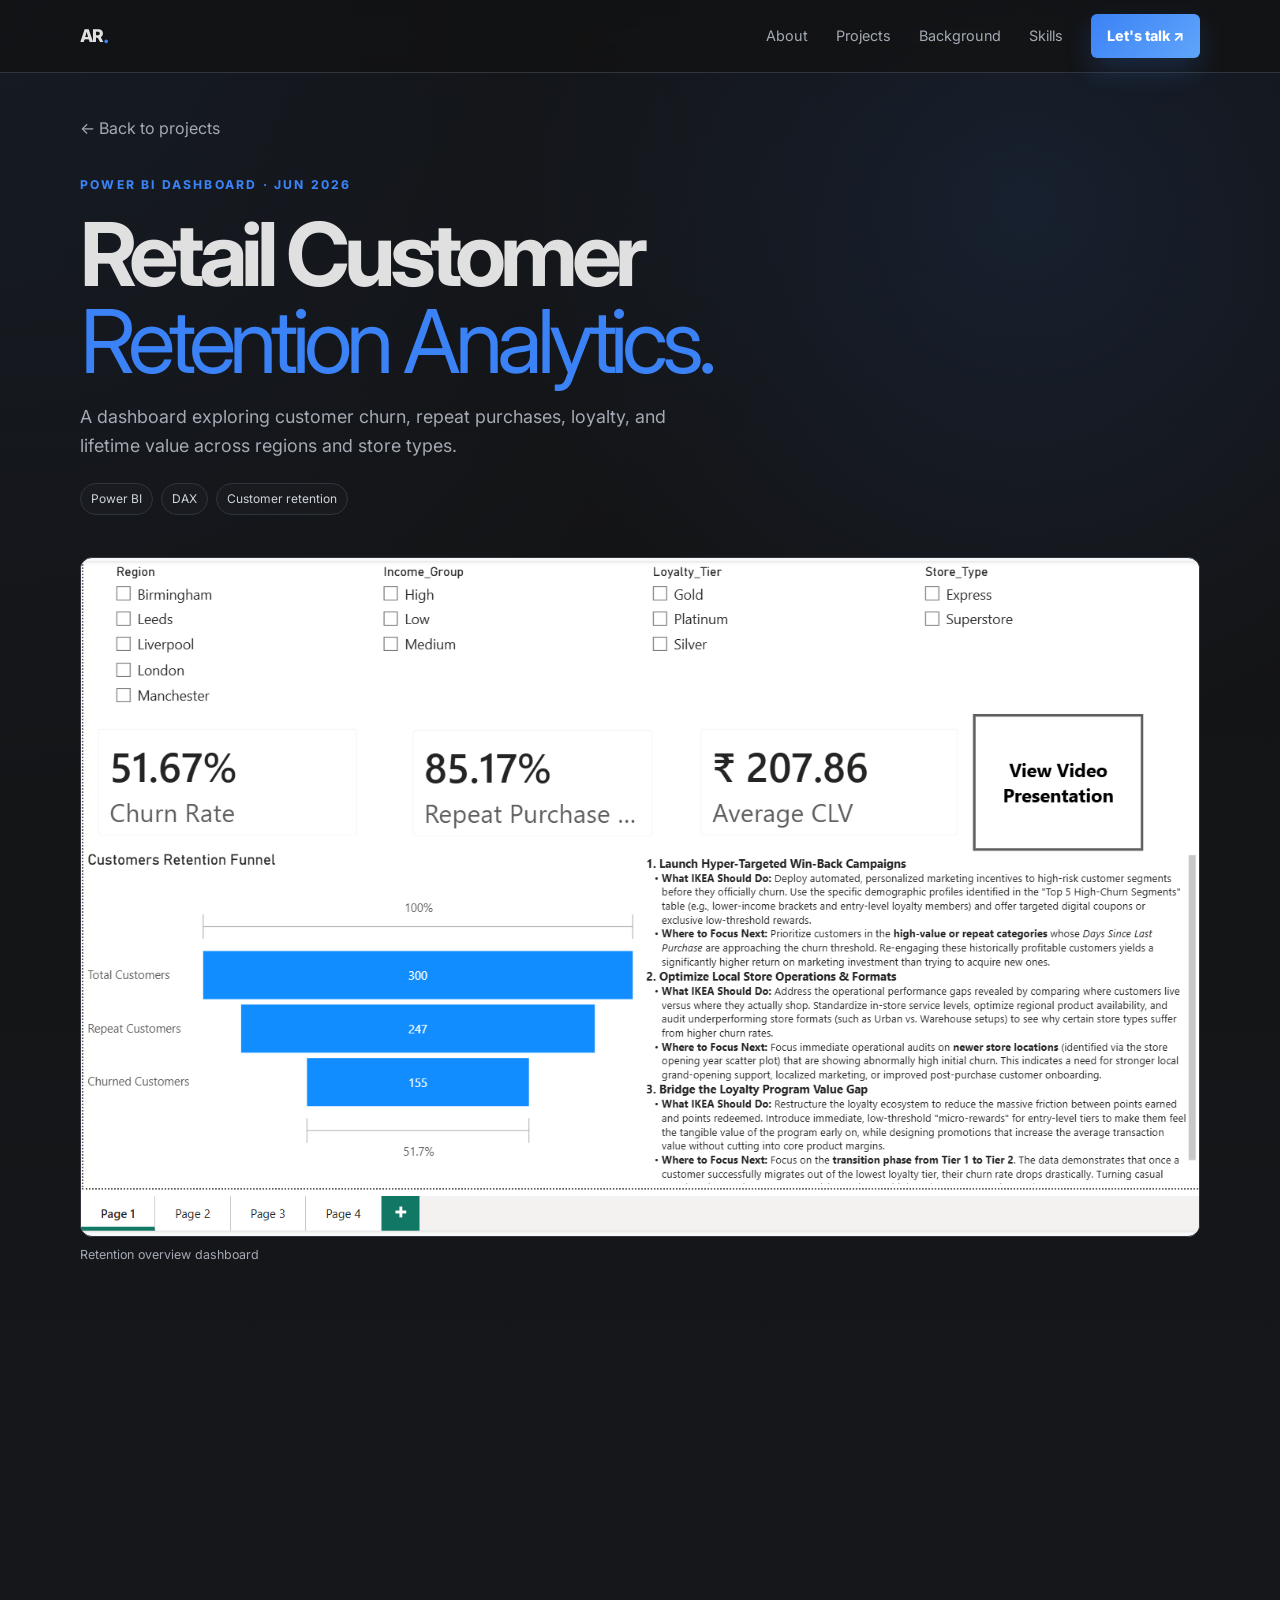
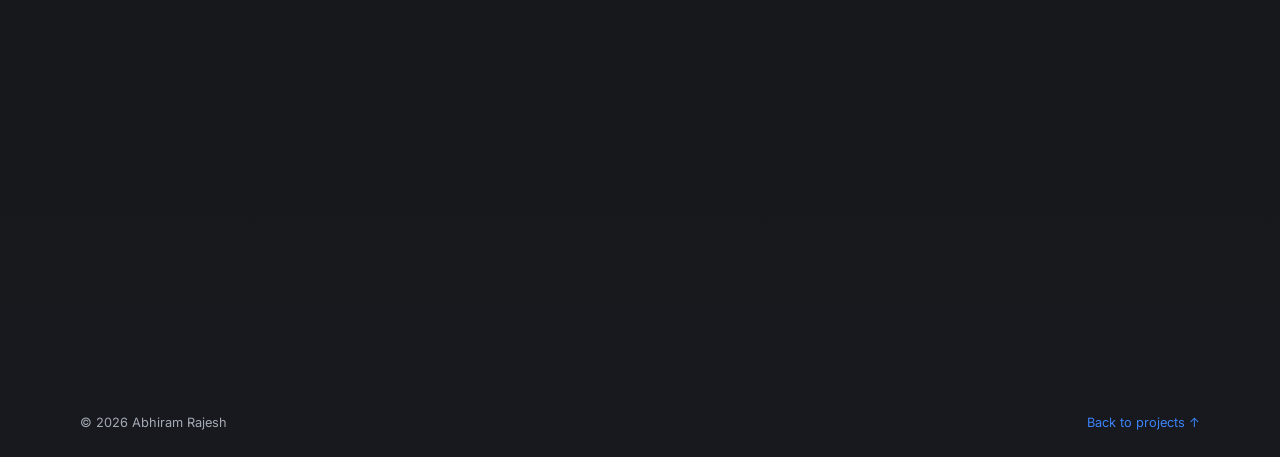
<file: ikea-retention-project.html>
<!DOCTYPE html>
<html lang="en">
<head>
    <meta charset="UTF-8">
    <meta name="viewport" content="width=device-width, initial-scale=1.0">
    <meta name="theme-color" content="#121212">
    <meta
        name="description"
        content="Explore the IKEA Retail Customer Retention Analytics project, a Power BI dashboard focused on churn, repeat purchases, loyalty, and customer lifetime value."
    >
    <link rel="preconnect" href="https://fonts.googleapis.com">
    <link rel="preconnect" href="https://fonts.gstatic.com" crossorigin>
    <link href="https://fonts.googleapis.com/css2?family=Inter:wght@400;500;600;700;800&display=swap" rel="stylesheet">
    <link rel="stylesheet" href="https://unpkg.com/aos@2.3.1/dist/aos.css">
    <link rel="stylesheet" href="style.css">
    <script src="https://unpkg.com/aos@2.3.1/dist/aos.js" defer></script>
    <script src="script.js" defer></script>
    <title>IKEA Retail Customer Retention Analytics | Abhiram Rajesh</title>
</head>
<body>
    <header class="bar">
        <nav class="wrap" aria-label="Main navigation">
            <a class="logo" href="index.html#top" aria-label="Go to portfolio home">AR<span>.</span></a>
            <button class="menu" type="button" aria-label="Open navigation" aria-expanded="false" aria-controls="site-navigation">☰</button>
            <div class="links" id="site-navigation">
                <a href="index.html#about">About</a>
                <a href="index.html#projects">Projects</a>
                <a href="index.html#background">Background</a>
                <a href="index.html#skills">Skills</a>
                <a class="hire" href="index.html#contact">Let's talk ↗</a>
            </div>
        </nav>
    </header>

    <main id="top" class="project-detail wrap">
        <a class="detail-back" href="index.html#projects">← Back to projects</a>
        <header class="detail-heading">
            <div class="kicker">Power BI dashboard · Jun 2026</div>
            <h1 class="detail-title">Retail Customer<br><em>Retention Analytics.</em></h1>
            <p class="intro">
                A dashboard exploring customer churn, repeat purchases, loyalty, and lifetime value
                across regions and store types.
            </p>
            <div class="tags" aria-label="Project tools and topics">
                <span class="tag">Power BI</span>
                <span class="tag">DAX</span>
                <span class="tag">Customer retention</span>
            </div>
        </header>

        <figure class="detail-feature">
            <img
                src="assets/projects/ikea-dashboard-1.png"
                alt="IKEA Power BI dashboard showing churn rate, repeat purchase rate, customer lifetime value, and a retention funnel"
                width="1417"
                height="852"
            >
            <figcaption>Retention overview dashboard</figcaption>
        </figure>

        <div class="detail-grid">
            <div class="detail-copy">
                <section class="detail-section">
                    <h2>Project overview</h2>
                    <p>
                        This Power BI project brings customer retention measures into a dashboard, making it
                        possible to explore churn, repeat purchasing, loyalty, and customer lifetime value
                        across different regions and store types.
                    </p>
                </section>

                <section class="detail-section">
                    <h2>What the dashboard explores</h2>
                    <ul>
                        <li>Customer churn and repeat purchase behavior</li>
                        <li>Loyalty points and customer lifetime value</li>
                        <li>Regional and store-type comparisons</li>
                        <li>Customer segments, including views by income</li>
                    </ul>
                </section>

                <section class="detail-section">
                    <h2>Dashboard pages</h2>
                    <div class="detail-gallery">
                        <figure>
                            <img src="assets/projects/ikea-dashboard-10.png" alt="Dashboard page showing loyalty points, churn by region, and customer lifetime value" width="1417" height="848" loading="lazy">
                            <figcaption>Customer loyalty</figcaption>
                        </figure>
                        <figure>
                            <img src="assets/projects/ikea-dashboard-11.png" alt="Dashboard page comparing churn across home regions, stores, and store types" width="1422" height="853" loading="lazy">
                            <figcaption>Regional churn</figcaption>
                        </figure>
                        <figure>
                            <img src="assets/projects/ikea-dashboard-12.png" alt="Dashboard page showing customer lifetime value, purchase frequency, and churn by income" width="1413" height="855" loading="lazy">
                            <figcaption>Customer segments</figcaption>
                        </figure>
                    </div>
                </section>
            </div>

            <aside class="detail-aside">
                <h2>Project files</h2>
                <p>Download the Power BI report or the accompanying project write-up.</p>
                <a class="btn alt project-download" href="assets/projects/retail-customer-retention-ikea.pbix" download>
                    Download Power BI file ↓
                </a>
                <a class="btn alt project-download" href="assets/projects/retail-customer-retention-ikea.docx" download>
                    Download project report ↓
                </a>
            </aside>
        </div>
    </main>

    <footer>
        <div class="wrap foot">
            <span>© 2026 Abhiram Rajesh</span>
            <a href="index.html#projects">Back to projects ↑</a>
        </div>
    </footer>
</body>
</html>
</file>
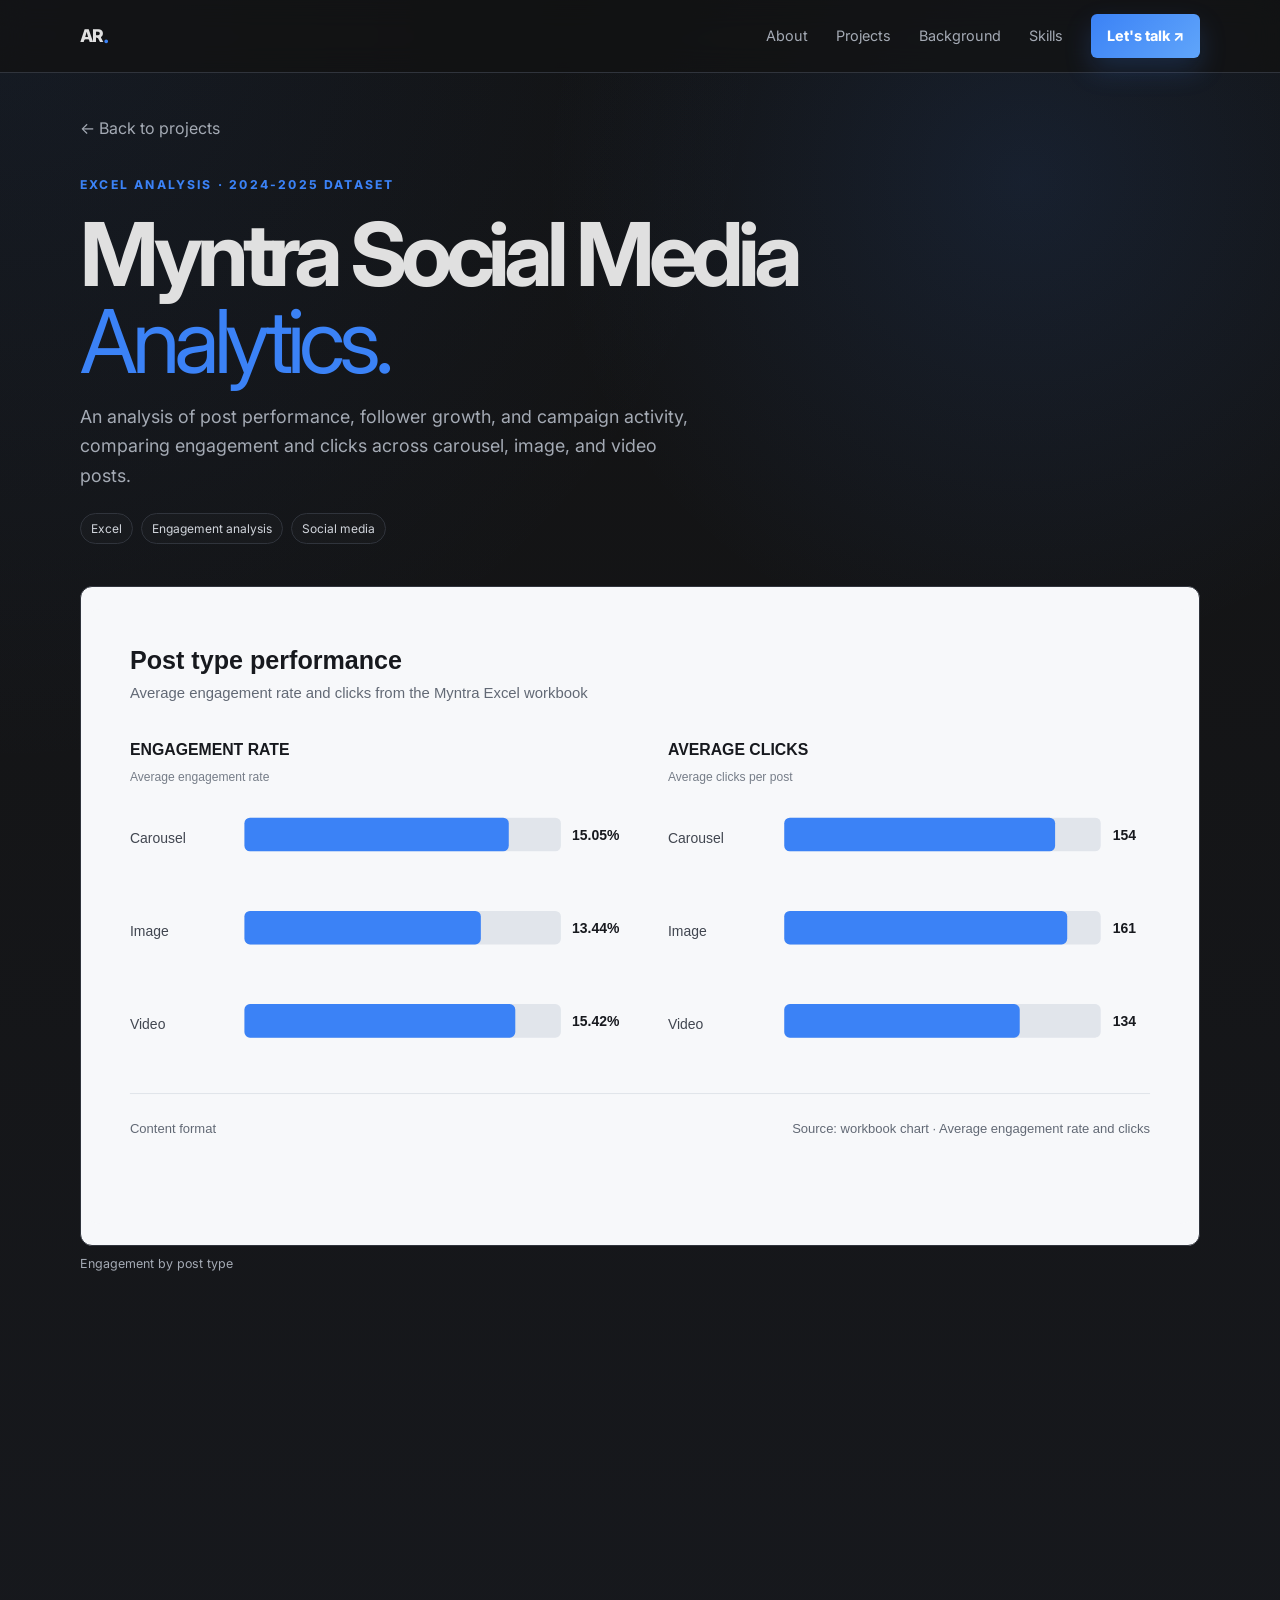
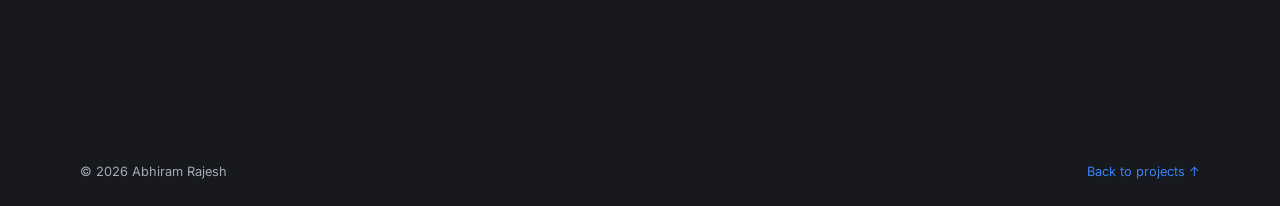
<file: myntra-analytics-project.html>
<!DOCTYPE html>
<html lang="en">
<head>
    <meta charset="UTF-8">
    <meta name="viewport" content="width=device-width, initial-scale=1.0">
    <meta name="theme-color" content="#121212">
    <meta
        name="description"
        content="Explore the Myntra Social Media Analytics project, an Excel analysis of post performance, follower growth, and campaign activity."
    >
    <link rel="preconnect" href="https://fonts.googleapis.com">
    <link rel="preconnect" href="https://fonts.gstatic.com" crossorigin>
    <link href="https://fonts.googleapis.com/css2?family=Inter:wght@400;500;600;700;800&display=swap" rel="stylesheet">
    <link rel="stylesheet" href="https://unpkg.com/aos@2.3.1/dist/aos.css">
    <link rel="stylesheet" href="style.css">
    <script src="https://unpkg.com/aos@2.3.1/dist/aos.js" defer></script>
    <script src="script.js" defer></script>
    <title>Myntra Social Media Analytics | Abhiram Rajesh</title>
</head>
<body>
    <header class="bar">
        <nav class="wrap" aria-label="Main navigation">
            <a class="logo" href="index.html#top" aria-label="Go to portfolio home">AR<span>.</span></a>
            <button class="menu" type="button" aria-label="Open navigation" aria-expanded="false" aria-controls="site-navigation">☰</button>
            <div class="links" id="site-navigation">
                <a href="index.html#about">About</a>
                <a href="index.html#projects">Projects</a>
                <a href="index.html#background">Background</a>
                <a href="index.html#skills">Skills</a>
                <a class="hire" href="index.html#contact">Let's talk ↗</a>
            </div>
        </nav>
    </header>

    <main id="top" class="project-detail wrap">
        <a class="detail-back" href="index.html#projects">← Back to projects</a>
        <header class="detail-heading">
            <div class="kicker">Excel analysis · 2024-2025 dataset</div>
            <h1 class="detail-title">Myntra Social Media<br><em>Analytics.</em></h1>
            <p class="intro">
                An analysis of post performance, follower growth, and campaign activity, comparing
                engagement and clicks across carousel, image, and video posts.
            </p>
            <div class="tags" aria-label="Project tools and topics">
                <span class="tag">Excel</span>
                <span class="tag">Engagement analysis</span>
                <span class="tag">Social media</span>
            </div>
        </header>

        <figure class="detail-feature">
            <img
                src="assets/projects/myntra-analytics-preview.svg"
                alt="Chart preview comparing average engagement rate and clicks for carousel, image, and video posts"
                width="1200"
                height="660"
            >
            <figcaption>Engagement by post type</figcaption>
        </figure>

        <div class="detail-grid">
            <div class="detail-copy">
                <section class="detail-section">
                    <h2>Project overview</h2>
                    <p>
                        This Excel workbook looks at social media performance over a 2024-2025 dataset.
                        It brings post engagement, clicks, follower growth, and campaign activity together
                        to compare results across different content formats.
                    </p>
                </section>

                <section class="detail-section">
                    <h2>Analysis focus</h2>
                    <ul>
                        <li>Compare engagement and clicks for carousel, image, and video posts</li>
                        <li>Review post performance and follower growth</li>
                        <li>Explore campaign activity in the workbook</li>
                    </ul>
                </section>
            </div>

            <aside class="detail-aside">
                <h2>Project file</h2>
                <p>Download the Excel workbook to explore the analysis.</p>
                <a class="btn alt project-download" href="assets/projects/myntra-social-media-analytics.xlsx" download>
                    Download Excel file ↓
                </a>
            </aside>
        </div>
    </main>

    <footer>
        <div class="wrap foot">
            <span>© 2026 Abhiram Rajesh</span>
            <a href="index.html#projects">Back to projects ↑</a>
        </div>
    </footer>
</body>
</html>
</file>
<file: style.css>
:root {
  --bg: #121212;
  --bg-2: #17191e;
  --surface: #1b1e24;
  --surface-strong: #252a33;
  --text: #e0e0e0;
  --muted: #a4aab4;
  --accent: #3b82f6;
  --accent-soft: #bfdbfe;
  --line: #30343c;
  --shadow: rgba(0, 0, 0, .42);
  --sans: 'Inter', system-ui, -apple-system, 'Segoe UI', sans-serif;
  color-scheme: dark;
}

* {
  box-sizing: border-box;
}

html {
  scroll-behavior: smooth;
  scroll-padding-top: 88px;
}

body {
  margin: 0;
  min-height: 100vh;
  overflow-x: clip;
  background: radial-gradient(circle at top left, rgba(59, 130, 246, .08), transparent 35%),
    radial-gradient(circle at 80% 10%, rgba(59, 130, 246, .12), transparent 25%),
    linear-gradient(180deg, var(--bg) 0%, var(--bg-2) 100%);
  color: var(--text);
  font: 16px/1.65 var(--sans);
  -webkit-font-smoothing: antialiased;
  text-rendering: optimizeLegibility;
}

a {
  color: inherit;
  text-decoration: none;
  transition: color .2s ease, transform .2s ease, opacity .2s ease;
}

button {
  font: inherit;
}

img {
  max-width: 100%;
  display: block;
}

::selection {
  background: rgba(59, 130, 246, .22);
  color: var(--text);
}

:focus-visible {
  outline: 2px solid rgba(59, 130, 246, .9);
  outline-offset: 3px;
}

.wrap {
  width: min(1120px, calc(100% - 48px));
  margin: auto;
}

.bar {
  position: sticky;
  top: 0;
  z-index: 20;
  background: rgba(18, 18, 18, .74);
  backdrop-filter: blur(14px);
  -webkit-backdrop-filter: blur(14px);
  border-bottom: 1px solid var(--line);
}

nav {
  height: 72px;
  display: flex;
  align-items: center;
  justify-content: space-between;
  gap: 18px;
  position: relative;
}

.logo {
  font-weight: 800;
  font-size: 1.1rem;
  letter-spacing: -.06em;
  position: relative;
  display: inline-flex;
  align-items: center;
}

.logo span {
  color: var(--accent);
  font-size: 1.25rem;
}

.logo:hover {
  transform: translateY(-1px);
}

.links {
  display: flex;
  align-items: center;
  gap: 28px;
  color: var(--muted);
  font-size: .9rem;
}

.links a {
  position: relative;
}

.links a:after {
  content: "";
  position: absolute;
  left: 0;
  bottom: -6px;
  width: 100%;
  height: 1px;
  background: currentColor;
  transform: scaleX(0);
  transform-origin: left;
  transition: transform .2s ease;
}

.links a:hover {
  color: var(--accent);
}

.links a:focus-visible {
  color: var(--accent);
}

.links a:hover:after,
.links a:focus-visible:after {
  transform: scaleX(1);
}

.links .hire,
.btn {
  padding: 10px 16px;
  border-radius: 6px;
  background: linear-gradient(135deg, var(--accent), #60a5fa);
  color: #ffffff;
  font-weight: 750;
  box-shadow: 0 12px 28px rgba(59, 130, 246, .2);
}

.menu {
  display: none;
  background: none;
  border: 0;
  color: var(--text);
  font-size: 1.55rem;
  padding: 8px 10px;
  border-radius: 8px;
  cursor: pointer;
  transition: background .2s ease, transform .2s ease;
}

.menu:hover {
  background: rgba(255, 255, 255, .04);
}

.hero {
  display: grid;
  grid-template-columns: minmax(0, 1.45fr) minmax(250px, .75fr);
  align-items: center;
  gap: 48px;
  padding: 110px 0 82px;
  position: relative;
  overflow-x: visible;
}

.hero:before,
.hero:after {
  content: "";
  position: absolute;
  border-radius: 50%;
  pointer-events: none;
}

.hero:before {
  right: 10px;
  top: 50%;
  width: 320px;
  height: 320px;
  transform: translateY(-50%);
  border: 1px solid rgba(59, 130, 246, .2);
  box-shadow: 0 0 0 35px rgba(59, 130, 246, .045), 0 0 0 75px rgba(59, 130, 246, .03), 0 20px 60px rgba(0, 0, 0, .16);
  background: radial-gradient(circle, rgba(59, 130, 246, .08), transparent 62%);
}

.hero:after {
  left: 55%;
  bottom: -28px;
  width: 260px;
  height: 260px;
  border: 1px solid rgba(59, 130, 246, .15);
  filter: blur(6px);
  opacity: .9;
}

.hero-copy {
  position: relative;
  z-index: 1;
}

.portrait {
  position: relative;
  z-index: 1;
  justify-self: end;
  width: min(100%, 340px);
  max-width: 340px;
  aspect-ratio: 1 / 1;
  margin: 0;
  padding: 8px;
  border: 1px solid rgba(59, 130, 246, .5);
  border-radius: 50%;
  background: linear-gradient(145deg, rgba(59, 130, 246, .2), var(--surface) 65%);
  box-shadow: 0 24px 56px rgba(0, 0, 0, .32), 0 0 0 12px rgba(59, 130, 246, .035);
  overflow: hidden;
}

.portrait img {
  width: 100%;
  height: 100%;
  object-fit: contain;
  object-position: center;
  border-radius: 50%;
  display: block;
}

.eyebrow,
.kicker {
  color: var(--accent);
  font-size: .76rem;
  text-transform: uppercase;
  letter-spacing: .18em;
  font-weight: 750;
}

.eyebrow:before {
  content: "";
  display: inline-block;
  width: 24px;
  height: 1px;
  background: var(--accent);
  vertical-align: middle;
  margin-right: 10px;
}

.head .kicker {
  display: inline-block;
}

.h1,
h1 {
  font: 700 clamp(3.7rem, 8vw, 6.6rem)/.98 var(--sans);
  letter-spacing: -.07em;
  margin: 25px 0 18px;
  position: relative;
  z-index: 1;
}

.h1 em,
h1 em {
  color: var(--accent);
  font-weight: 400;
  font-style: normal;
}

.intro {
  font-size: 1.12rem;
  max-width: 620px;
  color: var(--muted);
  margin: 0 0 28px;
  position: relative;
  z-index: 1;
}

.actions {
  display: flex;
  gap: 12px;
  flex-wrap: wrap;
  position: relative;
  z-index: 1;
}

.btn {
  display: inline-flex;
  align-items: center;
  gap: 9px;
  border: 1px solid rgba(59, 130, 246, .65);
  box-shadow: 0 10px 22px rgba(59, 130, 246, .12);
  transition: transform .3s ease, box-shadow .3s ease, filter .3s ease, border-color .3s ease, color .3s ease;
}

.btn:hover {
  filter: brightness(1.08);
  transform: translateY(-2px);
}

.btn:focus-visible,
.menu:focus-visible,
.logo:focus-visible,
.foot a:focus-visible,
.contact a:focus-visible {
  outline-offset: 4px;
}

.btn.alt {
  background: transparent;
  color: var(--text);
  border-color: var(--line);
  box-shadow: none;
}

.btn.alt:hover {
  border-color: rgba(59, 130, 246, .4);
  color: var(--accent);
}

.facts {
  display: flex;
  gap: 25px;
  flex-wrap: wrap;
  margin-top: 52px;
  color: var(--muted);
  font-size: .88rem;
  position: relative;
  z-index: 1;
}

.facts span {
  display: inline-flex;
  align-items: center;
  gap: 8px;
  background: rgba(255, 255, 255, .02);
  border: 1px solid rgba(255, 255, 255, .02);
  padding: 7px 10px;
  border-radius: 999px;
}

.facts b {
  color: var(--accent);
  margin-right: 2px;
  font-weight: 800;
}

.section {
  padding: 76px 0;
  border-top: 1px solid var(--line);
}

.head {
  margin-bottom: 32px;
}

.head h2,
.contact h2 {
  font: 650 clamp(2.2rem, 5vw, 3.5rem)/1.05 var(--sans);
  letter-spacing: -.04em;
  margin: 9px 0 0;
}

.head-row {
  display: flex;
  justify-content: space-between;
  align-items: end;
  gap: 28px;
  margin-bottom: 32px;
}

.head-row .head {
  margin: 0;
}

.head-row > p {
  max-width: 390px;
  color: var(--muted);
  margin: 0;
}

.tool-logos {
  display: flex;
  flex-wrap: wrap;
  align-items: center;
  gap: 1.25rem;
  margin-bottom: 1.5rem;
}

.tool-logos img {
  width: 40px;
  height: 40px;
  object-fit: contain;
}

.about {
  display: grid;
  grid-template-columns: 1.35fr .85fr;
  gap: 52px;
  align-items: center;
}

.about p {
  color: var(--muted);
  font-size: 1.02rem;
  margin: 0 0 14px;
}

.note {
  border: 1px solid var(--line);
  background: linear-gradient(180deg, rgba(26, 28, 33, .95), rgba(20, 22, 27, .9));
  border-radius: 14px;
  padding: 24px;
  box-shadow: 0 18px 38px rgba(0, 0, 0, .15);
  position: relative;
  overflow: hidden;
}

.note:before {
  content: "";
  position: absolute;
  inset: auto -12% -40% 40%;
  height: 160px;
  background: radial-gradient(circle, rgba(59, 130, 246, .18), transparent 68%);
}

.note strong {
  color: var(--accent);
  font-size: .74rem;
  text-transform: uppercase;
  letter-spacing: .14em;
}

.note h3 {
  margin: 10px 0 5px;
  font-size: 1.8rem;
  line-height: 1.15;
  font-weight: 500;
  font-family: var(--sans);
}

.note p {
  font-size: .93rem;
  margin: 0;
  color: #c9ced6;
}

.projects {
  display: grid;
  grid-template-columns: repeat(2, minmax(0, 1fr));
  gap: 18px;
}

.project-preview {
  margin: 0 0 16px;
}

.project-preview img,
.preview-pages img {
  width: 100%;
  height: auto;
  object-fit: cover;
  background: #f7f8fa;
  border: 1px solid var(--line);
  border-radius: 8px;
}

.project-preview figcaption,
.preview-pages figcaption {
  margin-top: 6px;
  color: var(--muted);
  font-size: .72rem;
}

.preview-pages {
  display: grid;
  grid-template-columns: repeat(3, minmax(0, 1fr));
  gap: 8px;
  margin-bottom: 18px;
}

.preview-pages figure {
  min-width: 0;
  margin: 0;
}

.preview-pages figcaption {
  line-height: 1.35;
}

.card {
  background: linear-gradient(180deg, rgba(26, 28, 33, .92), rgba(20, 22, 27, .9));
  border: 1px solid var(--line);
  border-radius: 14px;
  padding: 25px;
  min-height: 300px;
  display: flex;
  flex-direction: column;
  transition: transform .3s ease, border-color .3s ease, box-shadow .3s ease;
}

.card:hover {
  border-color: rgba(59, 130, 246, .55);
  transform: translateY(-3px);
  box-shadow: 0 24px 36px rgba(0, 0, 0, .2);
}

.cardtop {
  display: flex;
  justify-content: space-between;
  color: var(--accent);
  font-size: .76rem;
  text-transform: uppercase;
  letter-spacing: .08em;
}

.arrow {
  width: 36px;
  height: 36px;
  border: 1px solid var(--line);
  border-radius: 50%;
  display: grid;
  place-items: center;
  background: rgba(59, 130, 246, .05);
  transition: transform .3s ease, border-color .3s ease, background .3s ease;
}

.card:hover .arrow {
  transform: translate(2px, -2px);
  border-color: rgba(59, 130, 246, .55);
  background: rgba(59, 130, 246, .12);
}

[data-aos="fade-up"] {
  transform: translate3d(0, 18px, 0);
}

.card h3 {
  font: 650 1.35rem/1.3 var(--sans);
  margin: 22px 0 12px;
}

.card p {
  color: var(--muted);
  font-size: .92rem;
  margin: 0 0 18px;
}

.tags {
  display: flex;
  flex-wrap: wrap;
  gap: 8px;
  margin-top: auto;
}

.project-download {
  align-self: flex-start;
  margin-top: 20px;
}

.project-detail {
  padding-top: 42px;
  padding-bottom: 88px;
}

.detail-back {
  display: inline-block;
  margin-bottom: 34px;
  color: var(--muted);
}

.detail-back:hover {
  color: var(--accent-soft);
}

.detail-heading {
  max-width: 800px;
}

.detail-title {
  margin-top: 16px;
  font-size: clamp(2.8rem, 7vw, 5.5rem);
}

.detail-heading .intro {
  margin-bottom: 22px;
}

.detail-feature {
  margin: 42px 0;
}

.detail-feature img {
  width: 100%;
  max-height: 680px;
  object-fit: contain;
  background: #f7f8fa;
  border: 1px solid var(--line);
  border-radius: 12px;
}

.detail-feature figcaption,
.detail-gallery figcaption {
  margin-top: 8px;
  color: var(--muted);
  font-size: .78rem;
}

.detail-grid {
  display: grid;
  grid-template-columns: minmax(0, 1fr) minmax(230px, .36fr);
  align-items: start;
  gap: 48px;
}

.detail-section + .detail-section {
  margin-top: 38px;
}

.detail-section h2,
.detail-aside h2 {
  margin: 0 0 12px;
  font-size: 1.35rem;
}

.detail-section p,
.detail-section li,
.detail-aside p {
  color: var(--muted);
}

.detail-section ul {
  display: grid;
  gap: 8px;
  padding-left: 22px;
}

.detail-gallery {
  display: grid;
  grid-template-columns: repeat(3, minmax(0, 1fr));
  gap: 12px;
}

.detail-gallery figure {
  min-width: 0;
  margin: 0;
}

.detail-gallery img {
  width: 100%;
  height: auto;
  border: 1px solid var(--line);
  border-radius: 8px;
}

.detail-aside {
  padding: 24px;
  border: 1px solid var(--line);
  border-radius: 12px;
  background: rgba(26, 28, 33, .72);
}

.detail-aside .project-download {
  display: flex;
  width: 100%;
}

.tag,
.skill {
  border: 1px solid var(--line);
  border-radius: 999px;
  padding: 5px 10px;
  color: #d1d5dc;
  font-size: .75rem;
  background: rgba(255, 255, 255, .02);
}

.edu {
  display: grid;
  grid-template-columns: 1fr 1fr;
  gap: 34px;
}

.subhead {
  color: var(--accent);
  font-size: .76rem;
  text-transform: uppercase;
  letter-spacing: .13em;
  margin-bottom: 12px;
  font-weight: 750;
}

.entry {
  display: grid;
  grid-template-columns: 122px 1fr;
  gap: 16px;
  padding: 18px 0;
  border-top: 1px solid var(--line);
}

.date {
  font-size: .78rem;
  color: var(--accent);
  padding-top: 3px;
}

.entry h3 {
  font-size: .98rem;
  line-height: 1.4;
  margin: 0 0 3px;
}

.entry p {
  font-size: .87rem;
  color: var(--muted);
  margin: 0;
}

.entry .detail {
  color: #c9ced6;
  margin-top: 5px;
}

.skills {
  display: flex;
  flex-wrap: wrap;
  gap: 9px;
}

.skill {
  border-radius: 6px;
  padding: 8px 13px;
  background: rgba(26, 28, 33, .7);
  font-size: .86rem;
  transition: border-color .2s ease, color .2s ease, transform .2s ease;
}

.skill:hover {
  border-color: rgba(59, 130, 246, .8);
  color: var(--accent);
  transform: translateY(-1px);
}

.contact {
  display: flex;
  justify-content: space-between;
  align-items: center;
  gap: 30px;
  background: linear-gradient(180deg, rgba(26, 28, 33, .9), rgba(20, 22, 27, .9));
  border: 1px solid var(--line);
  border-radius: 16px;
  padding: clamp(25px, 5vw, 52px);
  box-shadow: 0 24px 44px rgba(0, 0, 0, .12);
}

.contact h2 {
  margin: 8px 0 10px;
}

.contact p {
  color: var(--muted);
  margin: 0;
  max-width: 470px;
}

.contact-links {
  display: grid;
  gap: 12px;
}

.contact a {
  color: var(--accent);
  white-space: nowrap;
}

.contact a:hover {
  opacity: .8;
}

.contact .location {
  color: var(--muted);
}

footer {
  padding: 24px 0;
  color: var(--muted);
  font-size: .8rem;
}

.foot {
  display: flex;
  justify-content: space-between;
  gap: 15px;
  align-items: center;
}

.foot a {
  color: var(--accent);
}

.foot a:hover {
  opacity: .8;
}

@media (prefers-reduced-motion: reduce) {
  html {
    scroll-behavior: auto;
  }

  *,
  *::before,
  *::after {
    animation: none !important;
    transition: none !important;
  }
}

@media (max-width: 980px) {
  .hero {
    grid-template-columns: minmax(0, 1.2fr) minmax(220px, .8fr);
    gap: 28px;
    padding-top: 96px;
  }

  .hero:before {
    right: calc(20% - 166px);
    top: 50%;
    transform: translateY(-50%) scale(.82);
    --portrait-halo-size: clamp(18px, calc(24.4vw - 158px), 72px);
    box-shadow: 0 0 0 calc(var(--portrait-halo-size) - 6px) rgba(59, 130, 246, .045),
      0 0 0 var(--portrait-halo-size) rgba(59, 130, 246, .03),
      0 20px 60px rgba(0, 0, 0, .16);
  }

  .about {
    grid-template-columns: 1fr;
  }

  .head-row {
    display: block;
  }

  .head-row > p {
    margin-top: 12px;
  }

  .projects {
    grid-template-columns: repeat(2, minmax(0, 1fr));
  }
}

@media (min-width: 981px) and (max-width: 1100px) {
  .hero:before {
    transform: translateY(-50%) scale(.72);
    box-shadow: 0 0 0 65px rgba(59, 130, 246, .045),
      0 0 0 80px rgba(59, 130, 246, .03),
      0 20px 60px rgba(0, 0, 0, .16);
  }
}

@media (min-width: 1101px) and (max-width: 1279px) {
  .hero:before {
    transform: translateY(-50%) scale(.78);
  }
}

@media (max-width: 720px) {
  .wrap {
    width: calc(100% - 34px);
  }

  .menu {
    display: block;
  }

  .links {
    display: none;
    position: absolute;
    top: 72px;
    left: 0;
    right: 0;
    background: rgba(18, 18, 18, .98);
    padding: 20px 25px 24px;
    border-bottom: 1px solid var(--line);
    flex-direction: column;
    align-items: stretch;
    gap: 15px;
    box-shadow: 0 14px 26px rgba(0, 0, 0, .2);
  }

  .links.open {
    display: flex;
  }

  .links .hire {
    text-align: center;
  }

  .hero {
    grid-template-columns: 1fr;
    padding: 72px 0 54px;
    overflow-x: clip;
  }

  .hero-copy {
    grid-row: 2;
  }

  .portrait {
    grid-row: 1;
    justify-self: center;
    width: min(62vw, 240px);
  }

  .hero:before {
    right: calc(50% - 150px);
    top: calc(72px + min(24vw, 105px) - 150px);
    width: 300px;
    height: 300px;
    transform: scale(.7);
    box-shadow: 0 0 0 35px rgba(59, 130, 246, .045), 0 0 0 75px rgba(59, 130, 246, .03), 0 20px 60px rgba(0, 0, 0, .16);
  }

  .facts {
    margin-top: 38px;
    gap: 12px 18px;
  }

  .facts span {
    padding: 6px 8px;
  }

  .section {
    padding: 60px 0;
  }

  .edu {
    grid-template-columns: 1fr;
  }

  .projects {
    grid-template-columns: 1fr;
  }

  .project-detail {
    padding-top: 28px;
    padding-bottom: 60px;
  }

  .detail-grid {
    grid-template-columns: 1fr;
    gap: 30px;
  }

  .detail-gallery {
    grid-template-columns: 1fr;
  }

  .card {
    min-height: 0;
  }

  .contact {
    align-items: flex-start;
    flex-direction: column;
  }

  .entry {
    grid-template-columns: 105px 1fr;
    gap: 12px;
  }
}

@media (max-width: 430px) {
  .facts {
    display: grid;
    grid-template-columns: 1fr 1fr;
  }

  .entry {
    grid-template-columns: 1fr;
    gap: 3px;
  }

  .foot {
    flex-direction: column;
    align-items: flex-start;
  }

  .hero:before {
    display: none;
  }

  .h1,
h1 {
    line-height: .96;
  }

  .btn,
  .links .hire {
    width: 100%;
    justify-content: center;
  }
}
</file>
